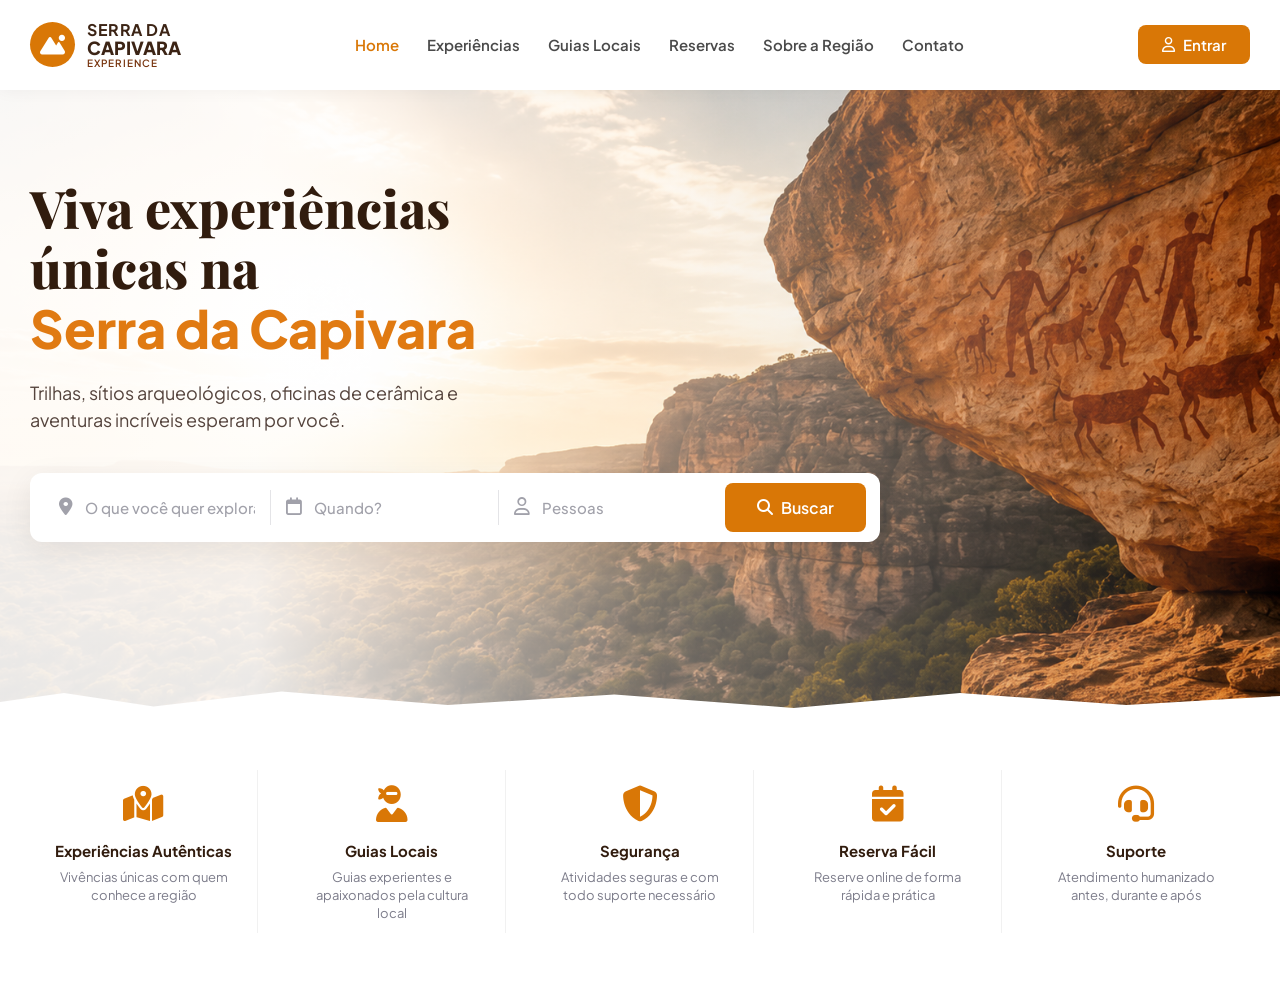
<file: src/index.html>
<!DOCTYPE html>
<html lang="pt-BR">

<head>
    <meta charset="UTF-8">
    <meta name="viewport" content="width=device-width, initial-scale=1.0">
    <title>Serra da Capivara Experience</title>
    <link rel="stylesheet" href="https://cdnjs.cloudflare.com/ajax/libs/font-awesome/6.4.0/css/all.min.css">
    <link rel="preconnect" href="https://fonts.googleapis.com">
    <link rel="preconnect" href="https://fonts.gstatic.com" crossorigin>
    <link
        href="https://fonts.googleapis.com/css2?family=Plus+Jakarta+Sans:wght@400;500;600;700&family=Playfair+Display:wght@700;800&display=swap"
        rel="stylesheet">
    <link rel="stylesheet" href="./assets/styles/style.css">
</head>

<body>

    <header class="header">
        <div class="header-container">
            <div class="logo">
                <div class="logo-icon">
                    <i class="fa-solid fa-mountain-sun"></i>
                </div>
                <div class="logo-text">
                    <span class="brand-title">SERRA DA</span>
                    <span class="brand-subtitle">CAPIVARA</span>
                    <span class="brand-tag">EXPERIENCE</span>
                </div>
            </div>

            <nav class="nav-menu">
                <ul class="menu">
                    <li><a href="#" class="menu-item active">Home</a></li>
                    <li><a href="#" class="menu-item">Experiências</a></li>
                    <li><a href="#" class="menu-item">Guias Locais</a></li>
                    <li><a href="#" class="menu-item">Reservas</a></li>
                    <li><a href="#" class="menu-item">Sobre a Região</a></li>
                    <li><a href="#" class="menu-item">Contato</a></li>
                </ul>
            </nav>

            <div class="button-container">
                <button class="btn-entrar"><i class="fa-regular fa-user"></i> Entrar</button>
            </div>
        </div>
    </header>

    <main class="hero">
        <div class="hero-container">
            <div class="hero-content">
                <h1>Viva experiências<br>únicas na<br><span class="highlight">Serra da Capivara</span></h1>
                <p>Trilhas, sítios arqueológicos, oficinas de cerâmica e aventuras incríveis esperam por você.</p>
            </div>

            <div class="search-bar">
                <div class="search-field">
                    <i class="fa-solid fa-location-dot"></i>
                    <input type="text" placeholder="O que você quer explorar?">
                </div>
                <div class="divider"></div>
                <div class="search-field">
                    <i class="fa-regular fa-calendar"></i>
                    <input type="text" placeholder="Quando?">
                </div>
                <div class="divider"></div>
                <div class="search-field">
                    <i class="fa-regular fa-user"></i>
                    <input type="text" placeholder="Pessoas">
                </div>
                <button class="btn-buscar">
                    <i class="fa-solid fa-magnifying-glass"></i> Buscar
                </button>
            </div>
        </div>

        <div class="hero-divider"></div>
    </main>

    <section class="features">
        <div class="features-container">
            <div class="feature-card">
                <div class="feature-icon"><i class="fa-solid fa-map-location-dot"></i></div>
                <h3>Experiências Autênticas</h3>
                <p>Vivências únicas com quem conhece a região</p>
            </div>
            <div class="feature-card">
                <div class="feature-icon"><i class="fa-solid fa-user-ninja"></i></div>
                <h3>Guias Locais</h3>
                <p>Guias experientes e apaixonados pela cultura local</p>
            </div>
            <div class="feature-card">
                <div class="feature-icon"><i class="fa-solid fa-shield-halved"></i></div>
                <h3>Segurança</h3>
                <p>Atividades seguras e com todo suporte necessário</p>
            </div>
            <div class="feature-card">
                <div class="feature-icon"><i class="fa-solid fa-calendar-check"></i></div>
                <h3>Reserva Fácil</h3>
                <p>Reserve online de forma rápida e prática</p>
            </div>
            <div class="feature-card">
                <div class="feature-icon"><i class="fa-solid fa-headset"></i></div>
                <h3>Suporte</h3>
                <p>Atendimento humanizado antes, durante e após</p>
            </div>
        </div>
    </section>

</body>

</html>
</file>
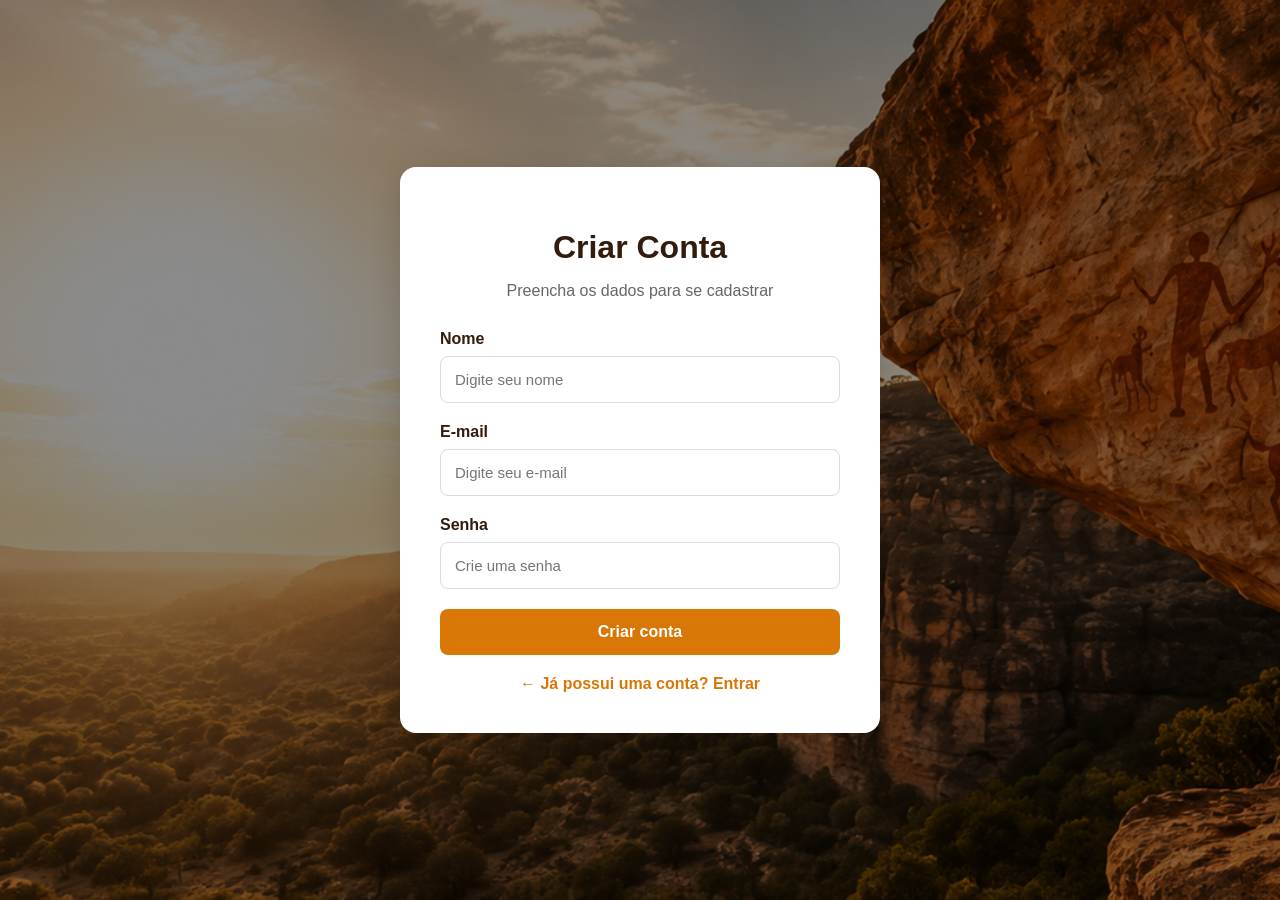
<file: src/cadastro.html>
<!DOCTYPE html>
<html lang="pt-BR">
<head>
    <meta charset="UTF-8">
    <meta name="viewport" content="width=device-width, initial-scale=1.0">
    <title>Criar Conta - Serra da Capivara Experience</title>
    <link rel="stylesheet" href="./assets/styles/login.css">
</head>
<body>

    <div class="login-container">
        <h1>Criar Conta</h1>
        <p>Preencha os dados para se cadastrar</p>

        <form>
            <div class="campo">
                <label for="nome">Nome</label>
                <input type="text" id="nome" placeholder="Digite seu nome" required>
            </div>

            <div class="campo">
                <label for="email">E-mail</label>
                <input type="email" id="email" placeholder="Digite seu e-mail" required>
            </div>

            <div class="campo">
                <label for="senha">Senha</label>
                <input type="password" id="senha" placeholder="Crie uma senha" required>
            </div>

            <a href="./home.html" class="btn-login"> Criar conta </a>
        </form>

        <a href="./login.html" class="voltar">
            ← Já possui uma conta? Entrar
        </a>
    </div>

</body>
</html>
</file>
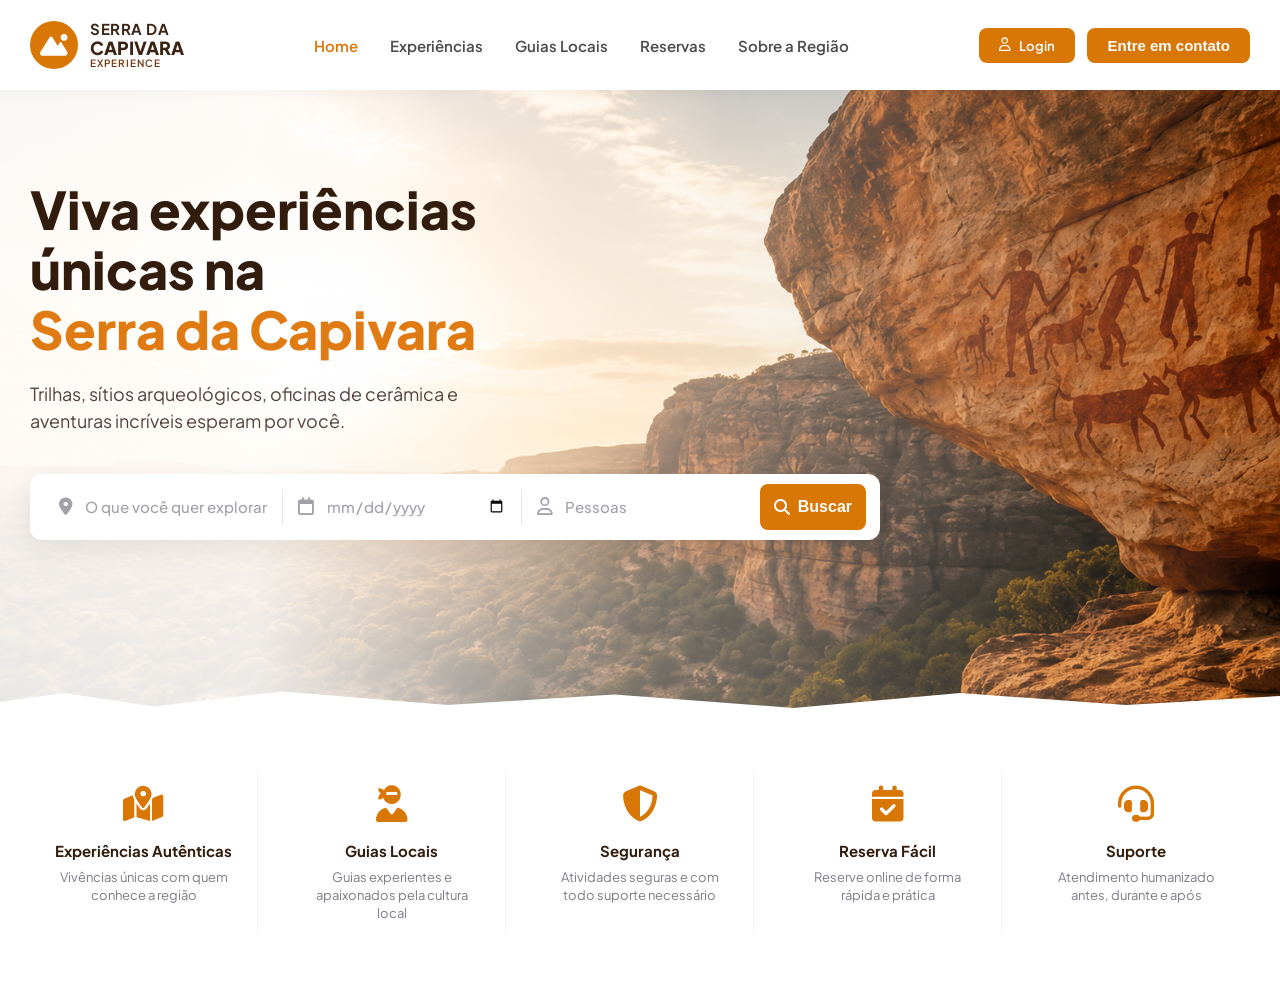
<file: src/home.html>
<!doctype html>
<html lang="pt-BR">
  <head>
    <meta charset="UTF-8" />
    <meta name="viewport" content="width=device-width, initial-scale=1.0" />
    <title>Serra da Capivara Experience</title>
    <link
      rel="stylesheet"
      href="https://cdnjs.cloudflare.com/ajax/libs/font-awesome/6.4.0/css/all.min.css"
    />
    <link rel="preconnect" href="https://fonts.googleapis.com" />
    <link rel="preconnect" href="https://fonts.gstatic.com" crossorigin />
    <link
      href="https://fonts.googleapis.com/css2?family=Plus+Jakarta+Sans:wght@400;500;600;700&family=Playfair+Display:wght@700;800&display=swap"
      rel="stylesheet"
    />
    <link rel="stylesheet" href="./assets/styles/home.css" />
    <link rel="stylesheet" href="./assets/styles/global.css" />
  </head>

  <body>
    <header class="header">
      <div class="header-container">
        <div class="logo">
          <div class="logo-icon">
            <i class="fa-solid fa-mountain-sun"></i>
          </div>
          <div class="logo-text">
            <span class="brand-title">SERRA DA</span>
            <span class="brand-subtitle">CAPIVARA</span>
            <span class="brand-tag">EXPERIENCE</span>
          </div>
        </div>

        <nav class="nav-menu">
          <ul class="menu">
            <li><a href="./home.html" class="menu-item active">Home</a></li>
            <li>
              <a href="./experiencias.html" class="menu-item">Experiências</a>
            </li>
            <li><a href="./guias.html" class="menu-item">Guias Locais</a></li>
            <li><a href="./reservas.html" class="menu-item">Reservas</a></li>
            <li><a href="./sobre.html" class="menu-item">Sobre a Região</a></li>
          </ul>
        </nav>

            <div class="button-container">

            <a href="./login.html" class="btn-login">
                <i class="fa-regular fa-user"></i> Login
            </a>

            <button id="btn-entrar" class="btn-entrar">
                Entre em contato
            </button>

        </div>
            <div id="modal-contato" class="modal-overlay">
                <div class="modal-content">
                    <span class="btn-fechar">&times;</span>
                    <h2>Entre em Contato</h2>
                    <p>Preencha os campos abaixo para falar conosco.</p>

            <form id="form-contato">
              <input type="text" placeholder="Seu Nome Completo" required />

              <input type="email" placeholder="Seu E-mail" required />

              <input type="tel" placeholder="Seu Telefone" />

              <input type="text" placeholder="Empresa (Opcional)" />

              <input type="text" placeholder="Cidade" />

              <select required>
                <option value="">Selecione o assunto</option>
                <option>Dúvidas</option>
                <option>Suporte</option>
                <option>Orçamento</option>
                <option>Parcerias</option>
                <option>Reclamações</option>
                <option>Outros</option>
              </select>

              <input type="text" placeholder="Assunto da Mensagem" required />

              <textarea
                placeholder="Descreva sua mensagem..."
                rows="5"
                maxlength="500"
                required
                style="resize: none"
              ></textarea>

              <label>
                <input type="checkbox" required />
                Concordo com os termos e política de privacidade.
              </label>

              <button type="submit" class="btn-buscar" style="width: 100%">
                Enviar Mensagem
              </button>
            </form>
          </div>
        </div>
      </div>
    </header>

    <main class="hero">
      <div class="hero-container">
        <div class="hero-content">
          <h1>
            Viva experiências<br />únicas na<br /><span class="highlight"
              >Serra da Capivara</span
            >
          </h1>
          <p>
            Trilhas, sítios arqueológicos, oficinas de cerâmica e aventuras
            incríveis esperam por você.
          </p>
        </div>

        <div class="search-bar">
          <div class="search-field">
            <i class="fa-solid fa-location-dot"></i>
            <input type="text" placeholder="O que você quer explorar?" />
          </div>
          <div class="divider"></div>
          <div class="search-field">
            <i class="fa-regular fa-calendar"></i>
            <input type="date" placeholder="Quando?" />
        </div>
          <div class="divider"></div>
          <div class="search-field">
            <i class="fa-regular fa-user"></i>
            <input type="text" placeholder="Pessoas" />
          </div>
          <button class="btn-buscar">
            <i class="fa-solid fa-magnifying-glass"></i> Buscar
          </button>
        </div>
      </div>

      <div class="hero-divider"></div>
    </main>
    <footer>
      <section class="features">
        <div class="features-container">
          <div class="feature-card">
            <div class="feature-icon">
              <i class="fa-solid fa-map-location-dot"></i>
            </div>
            <h3>Experiências Autênticas</h3>
            <p>Vivências únicas com quem conhece a região</p>
          </div>
          <div class="feature-card">
            <div class="feature-icon"><i class="fa-solid fa-user-ninja"></i></div>
            <h3>Guias Locais</h3>
            <p>Guias experientes e apaixonados pela cultura local</p>
          </div>
          <div class="feature-card">
            <div class="feature-icon">
              <i class="fa-solid fa-shield-halved"></i>
            </div>
            <h3>Segurança</h3>
            <p>Atividades seguras e com todo suporte necessário</p>
          </div>
          <div class="feature-card">
            <div class="feature-icon">
              <i class="fa-solid fa-calendar-check"></i>
            </div>
            <h3>Reserva Fácil</h3>
            <p>Reserve online de forma rápida e prática</p>
          </div>
          <div class="feature-card">
            <div class="feature-icon"><i class="fa-solid fa-headset"></i></div>
            <h3>Suporte</h3>
            <p>Atendimento humanizado antes, durante e após</p>
          </div>
        </div>
      </section>
    </footer>
    <script src="./script/open_modal.js" defer></script>
    <script src="./script/close_modal.js" defer></script>
    <script>
      document
        .getElementById("form-contato")
        .addEventListener("submit", function (e) {
          e.preventDefault();

          const nome = document.querySelector(
            'input[placeholder="Seu Nome Completo"]',
          ).value;
          const email = document.querySelector(
            'input[placeholder="Seu E-mail"]',
          ).value;
          const telefone = document.querySelector(
            'input[placeholder="Seu Telefone"]',
          ).value;
          const empresa = document.querySelector(
            'input[placeholder="Empresa (Opcional)"]',
          ).value;
          const cidade = document.querySelector(
            'input[placeholder="Cidade"]',
          ).value;
          const assunto = document.querySelector("select").value;
          const titulo = document.querySelector(
            'input[placeholder="Assunto da Mensagem"]',
          ).value;
          const mensagem = document.querySelector("textarea").value;

          const texto = `*Novo contato pelo site*%0A%0A
         👤 Nome: ${nome}%0A
         📧 E-mail: ${email}%0A
        📱 Telefone: ${telefone}%0A
        🏢 Empresa: ${empresa}%0A
        📍 Cidade: ${cidade}%0A
        📌 Categoria: ${assunto}%0A
        📝 Assunto: ${titulo}%0A%0A
        💬 Mensagem:%0A${mensagem}`;

          const numero = "5589981393081";

          window.open(`https://wa.me/${numero}?text=${texto}`, "_blank");
        });
    </script>
  </body>
</html>
</file>
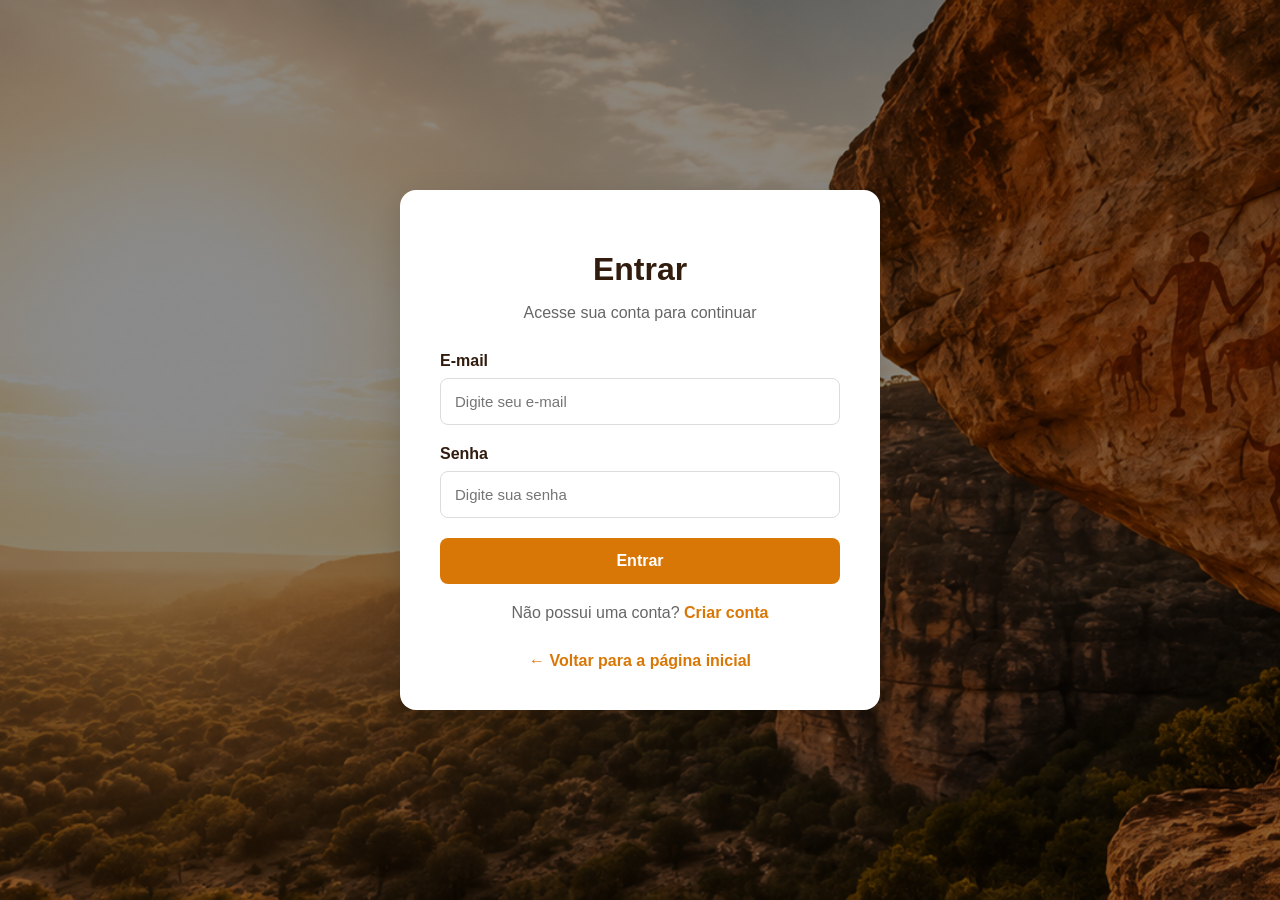
<file: src/login.html>
<!doctype html>
<html lang="pt-BR">
  <head>
    <meta charset="UTF-8" />
    <meta name="viewport" content="width=device-width, initial-scale=1.0" />
    <title>Login - Serra da Capivara Experience</title>
    <link rel="stylesheet" href="./assets/styles/login.css" />
  </head>
  <body>
    <div class="login-container">
      <h1>Entrar</h1>
      <p>Acesse sua conta para continuar</p>

      <form>
        <div class="campo">
          <label for="email">E-mail</label>
          <input
            type="email"
            id="email"
            placeholder="Digite seu e-mail"
            required
          />
        </div>

        <div class="campo">
          <label for="senha">Senha</label>
          <input
            type="password"
            id="senha"
            placeholder="Digite sua senha"
            required
          />
        </div>
        <a href="./home.html" class="btn-login"> Entrar </a>
      </form>

      <p class="cadastro">
        Não possui uma conta?
        <a href="./cadastro.html">Criar conta</a>
      </p>

      <a href="./home.html" class="voltar"> ← Voltar para a página inicial </a>
    </div>
  </body>
</html>
</file>
<file: src/assets/styles/style.css>
* {
    margin: 0;
    padding: 0;
    box-sizing: border-box;
    font-family: 'Plus Jakarta Sans', sans-serif;
}

body {
    background-color: #ffffff;
    color: #333333;
    overflow-x: hidden;
}

.header {
    background-color: #ffffff;
    width: 100%;
    min-height: 90px;
    box-shadow: 0 2px 15px rgba(0, 0, 0, 0.04);
    position: relative;
    z-index: 1000;
    display: flex;
    align-items: center;
}

.header-container {
    width: 100%;
    max-width: 1400px;
    margin: 0 auto;
    padding: 10px 30px;
    display: flex;
    justify-content: space-between;
    align-items: center;
}

.logo {
    display: flex;
    align-items: center;
    gap: 12px;
    cursor: pointer;
}

.logo-icon {
    background-color: #d97706;
    color: #ffffff;
    width: 45px;
    height: 45px;
    border-radius: 50%;
    display: flex;
    justify-content: center;
    align-items: center;
    font-size: 20px;
}

.logo-text {
    display: flex;
    flex-direction: column;
    line-height: 1.1;
}

.brand-title {
    font-weight: 700;
    font-size: 16px;
    color: #3c2415;
    letter-spacing: 0.5px;
}

.brand-subtitle {
    font-weight: 800;
    font-size: 18px;
    color: #3c2415;
}

.brand-tag {
    font-size: 10px;
    font-weight: 600;
    color: #78350f;
    letter-spacing: 1px;
}

.menu {
    display: flex;
    gap: 28px;
    list-style: none;
}

.menu-item {
    text-decoration: none;
    font-size: 15px;
    font-weight: 600;
    color: #4a4a4a;
    transition: color 0.2s ease;
}

.menu-item:hover,
.menu-item.active {
    color: #d97706;
}

.btn-entrar {
    background-color: #d97706;
    color: #ffffff;
    padding: 10px 24px;
    border: none;
    border-radius: 8px;
    font-size: 15px;
    font-weight: 600;
    cursor: pointer;
    display: flex;
    align-items: center;
    gap: 8px;
    transition: background-color 0.2s;
}

.btn-entrar:hover {
    background-color: #b45309;
}

.hero {
    position: relative;
    background: linear-gradient(to right, rgba(255, 255, 255, 0.9) 20%, rgba(255, 255, 255, 0.4) 50%, rgba(0, 0, 0, 0.1)),
        url('../images/background-xp-capivara.png') no-repeat center center/cover;
    min-height: 620px;
    display: flex;
    align-items: center;
    padding-bottom: 80px;
}

.hero-container {
    width: 100%;
    max-width: 1400px;
    margin: 0 auto;
    padding: 0 30px;
    display: flex;
    flex-direction: column;
    justify-content: center;
}

.hero-content h1 {
    font-family: 'Playfair Display', Georgia, serif;
    font-size: 52px;
    font-weight: 800;
    color: #311c0e;
    line-height: 1.15;
    margin-bottom: 20px;
}

.hero-content .highlight {
    color: #e07a12;
}

.hero-content p {
    font-size: 18px;
    color: #55443d;
    max-width: 500px;
    line-height: 1.5;
    margin-bottom: 40px;
}

.search-bar {
    background-color: #ffffff;
    display: flex;
    align-items: center;
    padding: 10px 14px;
    border-radius: 12px;
    box-shadow: 0 8px 30px rgba(0, 0, 0, 0.08);
    max-width: 850px;
    width: 100%;
}

.search-field {
    display: flex;
    align-items: center;
    gap: 12px;
    padding: 0 15px;
    flex: 1;
}

.search-field i {
    color: #a1a1aa;
    font-size: 18px;
}

.search-field input {
    border: none;
    outline: none;
    width: 100%;
    font-size: 15px;
    color: #333;
    font-weight: 500;
}

.search-field input::placeholder {
    color: #a1a1aa;
}

.divider {
    width: 1px;
    height: 35px;
    background-color: #e4e4e7;
}

.btn-buscar {
    background-color: #d97706;
    color: #ffffff;
    border: none;
    padding: 14px 32px;
    border-radius: 8px;
    font-size: 16px;
    font-weight: 600;
    cursor: pointer;
    display: flex;
    align-items: center;
    gap: 8px;
    transition: background-color 0.2s;
}

.btn-buscar:hover {
    background-color: #b45309;
}

.hero-divider {
    position: absolute;
    bottom: -1px;
    left: 0;
    width: 100%;
    height: 30px;
    background-color: #ffffff;
    clip-path: polygon(0% 70%, 5% 40%, 12% 85%, 22% 35%, 35% 80%, 48% 45%, 62% 90%, 75% 40%, 88% 80%, 100% 50%, 100% 100%, 0% 100%);
}

.features {
    background-color: #ffffff;
    padding: 60px 0;
}

.features-container {
    width: 100%;
    max-width: 1400px;
    margin: 0 auto;
    padding: 0 30px;
    display: grid;
    grid-template-columns: repeat(5, 1fr);
    gap: 20px;
}

.feature-card {
    text-align: center;
    padding: 10px;
    display: flex;
    flex-direction: column;
    align-items: center;
}

.feature-card:not(:last-child) {
    border-right: 1px solid #f1f1f1;
}

.feature-icon {
    color: #d97706;
    font-size: 36px;
    margin-bottom: 16px;
}

.feature-card h3 {
    font-size: 15px;
    font-weight: 700;
    color: #311c0e;
    margin-bottom: 8px;
}

.feature-card p {
    font-size: 13px;
    color: #7c7c8a;
    line-height: 1.4;
    max-width: 180px;
}

@media (max-width: 1024px) {
    .features-container {
        grid-template-columns: repeat(3, 1fr);
        gap: 30px;
    }

    .feature-card:not(:last-child) {
        border-right: none;
    }
}

@media (max-width: 768px) {
    .header-container {
        flex-direction: column;
        gap: 15px;
    }

    .menu {
        gap: 15px;
        flex-wrap: wrap;
        justify-content: center;
    }

    .hero {
        min-height: auto;
        padding: 60px 0 100px 0;
    }

    .hero-content h1 {
        font-size: 36px;
    }

    .search-bar {
        flex-direction: column;
        gap: 15px;
        padding: 20px;
    }

    .divider {
        display: none;
    }

    .search-field {
        width: 100%;
        padding: 10px 0;
        border-bottom: 1px solid #e4e4e7;
    }

    .btn-buscar {
        width: 100%;
        justify-content: center;
    }

    .features-container {
        grid-template-columns: 1fr;
    }
}
</file>
<file: src/assets/styles/login.css>
body {
    min-height: 100vh;
    margin: 0;
    display: flex;
    justify-content: center;
    align-items: center;
    background: linear-gradient(
            rgba(0, 0, 0, 0.45),
            rgba(0, 0, 0, 0.45)
        ),
        url('../images/background-xp-capivara.png')
        no-repeat center center/cover;
    font-family: Arial, sans-serif;
}

.login-container {
    width: 100%;
    max-width: 400px;
    background-color: #ffffff;
    padding: 40px;
    border-radius: 16px;
    box-shadow: 0 10px 30px rgba(0, 0, 0, 0.15);
}

.login-container h1 {
    text-align: center;
    color: #311c0e;
    margin-bottom: 10px;
}

.login-container p {
    text-align: center;
    color: #666;
    margin-bottom: 30px;
}

.campo {
    margin-bottom: 20px;
}

.campo label {
    display: block;
    margin-bottom: 8px;
    font-weight: 600;
    color: #311c0e;
}

.campo input {
    width: 100%;
    padding: 14px;
    border: 1px solid #dcdcdc;
    border-radius: 8px;
    font-size: 15px;
    box-sizing: border-box;
}

.campo input:focus {
    outline: none;
    border-color: #d97706;
}

.btn-login {
    display: flex;
    justify-content: center;
    align-items: center;
    width: 100%;
    padding: 14px;
    background-color: #d97706;
    color: #ffffff;
    border-radius: 8px;
    font-size: 16px;
    font-weight: bold;
    text-decoration: none;
    box-sizing: border-box;
}

.btn-login:hover {
    background-color: #b45309;
}

.voltar {
    display: block;
    text-align: center;
    margin-top: 20px;
    color: #d97706;
    text-decoration: none;
    font-weight: 600;
}
.cadastro {
    text-align: center;
    margin-top: 20px;
    color: #666;
}

.cadastro a {
    color: #d97706;
    text-decoration: none;
    font-weight: 600;
}

.cadastro a:hover {
    text-decoration: underline;
}
</file>
<file: src/assets/styles/home.css>
body {
    background-color: #ffffff;
    color: #333333;
    overflow-x: hidden;
}

.header {
    background-color: #ffffff;
    width: 100%;
    min-height: 90px;
    box-shadow: 0 2px 15px rgba(0, 0, 0, 0.04);
    position: relative;
    z-index: 1000;
    display: flex;
    align-items: center;
}

.header-container {
    width: 100%;
    max-width: 1400px;
    margin: 0 auto;
    padding: 10px 30px;
    display: flex;
    justify-content: space-between;
    align-items: center;
}

.logo {
    display: flex;
    align-items: center;
    gap: 12px;
    cursor: pointer;
}

.logo-icon {
    background-color: #d97706;
    color: #ffffff;
    width: 45px;
    height: 45px;
    border-radius: 50%;
    display: flex;
    justify-content: center;
    align-items: center;
    font-size: 20px;
}

.logo-text {
    display: flex;
    flex-direction: column;
    line-height: 1.1;
}

.brand-title {
    font-weight: 700;
    font-size: 16px;
    color: #3c2415;
    letter-spacing: 0.5px;
}

.brand-subtitle {
    font-weight: 800;
    font-size: 18px;
    color: #3c2415;
}

.brand-tag {
    font-size: 10px;
    font-weight: 600;
    color: #78350f;
    letter-spacing: 1px;
}

.menu {
    display: flex;
    gap: 28px;
    list-style: none;
}

.menu-item {
    text-decoration: none;
    font-size: 15px;
    font-weight: 600;
    color: #4a4a4a;
    transition: color 0.2s ease;
}

.menu-item:hover,
.menu-item.active {
    color: #d97706;
}

.hero {
    position: relative;
    background: linear-gradient(to right, rgba(255, 255, 255, 0.9) 20%, rgba(255, 255, 255, 0.4) 50%, rgba(0, 0, 0, 0.1)),
        url('../images/background-xp-capivara.png') no-repeat center center/cover;
    min-height: 620px;
    display: flex;
    align-items: center;
    padding-bottom: 80px;
}

.hero-container {
    width: 100%;
    max-width: 1400px;
    margin: 0 auto;
    padding: 0 30px;
    display: flex;
    flex-direction: column;
    justify-content: center;
}

.hero-content h1 {
    font-size: 52px;
    font-weight: 800;
    color: #311c0e;
    line-height: 1.15;
    margin-bottom: 20px;
}

.hero-content .highlight {
    color: #e07a12;
}

.hero-content p {
    font-size: 18px;
    color: #55443d;
    max-width: 500px;
    line-height: 1.5;
    margin-bottom: 40px;
}

.search-bar {
    background-color: #ffffff;
    display: flex;
    align-items: center;
    padding: 10px 14px;
    border-radius: 12px;
    box-shadow: 0 8px 30px rgba(0, 0, 0, 0.08);
    max-width: 850px;
    width: 100%;
}

.search-field {
    display: flex;
    align-items: center;
    gap: 12px;
    padding: 0 15px;
    flex: 1;
}

.search-field i {
    color: #a1a1aa;
    font-size: 18px;
}

.search-field input {
    border: none;
    outline: none;
    width: 100%;
    font-size: 15px;
    color: #a1a1aa;
    font-weight: 500;
    font-family: 'Plus Jakarta Sans', sans-serif;
}

.search-field input::placeholder {
    color: #a1a1aa;
}

.divider {
    width: 1px;
    height: 35px;
    background-color: #e4e4e7;
}

.btn-buscar {
    background-color: #d97706;
    color: #ffffff;
    border: none;
    padding: 14px 32px;
    border-radius: 8px;
    font-size: 16px;
    font-weight: 600;
    cursor: pointer;
    display: flex;
    align-items: center;
    gap: 8px;
    transition: background-color 0.2s;
}

.btn-buscar:hover {
    background-color: #b45309;
}

.hero-divider {
    position: absolute;
    bottom: -1px;
    left: 0;
    width: 100%;
    height: 30px;
    background-color: #ffffff;
    clip-path: polygon(0% 70%, 5% 40%, 12% 85%, 22% 35%, 35% 80%, 48% 45%, 62% 90%, 75% 40%, 88% 80%, 100% 50%, 100% 100%, 0% 100%);
}

.features {
    background-color: #ffffff;
    padding: 60px 0;
}

.features-container {
    width: 100%;
    max-width: 1400px;
    margin: 0 auto;
    padding: 0 30px;
    display: grid;
    grid-template-columns: repeat(5, 1fr);
    gap: 20px;
}

.feature-card {
    text-align: center;
    padding: 10px;
    display: flex;
    flex-direction: column;
    align-items: center;
}

.feature-card:not(:last-child) {
    border-right: 1px solid #f1f1f1;
}

.feature-icon {
    color: #d97706;
    font-size: 36px;
    margin-bottom: 16px;
}

.feature-card h3 {
    font-size: 15px;
    font-weight: 700;
    color: #311c0e;
    margin-bottom: 8px;
}

.feature-card p {
    font-size: 13px;
    color: #7c7c8a;
    line-height: 1.4;
    max-width: 180px;
}

@media (max-width: 1024px) {
    .features-container {
        grid-template-columns: repeat(3, 1fr);
        gap: 30px;
    }

    .feature-card:not(:last-child) {
        border-right: none;
    }
}

@media (max-width: 768px) {
    .header-container {
        flex-direction: column;
        gap: 15px;
    }

    .menu {
        gap: 15px;
        flex-wrap: wrap;
        justify-content: center;
    }

    .hero {
        min-height: auto;
        padding: 60px 0 100px 0;
    }

    .hero-content h1 {
        font-size: 36px;
    }

    .search-bar {
        flex-direction: column;
        gap: 15px;
        padding: 20px;
    }

    .divider {
        display: none;
    }

    .search-field {
        width: 100%;
        padding: 10px 0;
        border-bottom: 1px solid #e4e4e7;
    }

    .btn-buscar {
        width: 100%;
        justify-content: center;
    }

    .features-container {
        grid-template-columns: 1fr;
    }
}
</file>
<file: src/assets/styles/global.css>
* {
    margin: 0;
    padding: 0;
    box-sizing: border-box;
}

body {
    font-family: 'Plus Jakarta Sans', sans-serif;
    background-color: #fafafa;
}

.header {
    width: 100%;
    min-height: 90px;
    background: #fff;
    box-shadow: 0 2px 15px rgba(0, 0, 0, 0.04);
    position: sticky;
    top: 0;
    z-index: 1000;
}

.header-container {
    max-width: 1400px;
    width: 100%;
    margin: 0 auto;
    padding: 15px 30px;
    display: flex;
    align-items: center;
    justify-content: space-between;
}

.logo {
    display: flex;
    align-items: center;
    gap: 12px;
}

.logo-icon {
    width: 48px;
    height: 48px;
    border-radius: 50%;
    background: #d97706;
    color: #fff;
    display: flex;
    justify-content: center;
    align-items: center;
    font-size: 22px;
}

.logo-text {
    display: flex;
    flex-direction: column;
}

.brand-title {
    font-size: 15px;
    font-weight: 700;
    color: #3c2415;
}

.brand-subtitle {
    font-size: 18px;
    font-weight: 800;
    color: #3c2415;
}

.brand-tag {
    font-size: 10px;
    font-weight: 600;
    color: #78350f;
    letter-spacing: 1px;
}

.menu {
    display: flex;
    align-items: center;
    gap: 32px;
    list-style: none;
}

.menu-item {
    text-decoration: none;
    color: #4a4a4a;
    font-size: 15px;
    font-weight: 600;
    transition: .3s;
}

.menu-item:hover,
.menu-item.active {
    color: #d97706;
}

.btn-entrar {
    background-color: #d97706;
    color: #ffffff;
    border: none;
    padding: 9px 20px;
    border-radius: 8px;
    font-size: 15px;
    font-weight: 600;
    cursor: pointer;
    display: flex;
    align-items: center;
    gap: 8px;
    text-decoration: none;
    transition: background-color 0.2s;
    width: 100%;
    max-width: 250px;
}

.btn-entrar:hover {
    background: #b45309;
}

.btn-login {
    background-color: #d97706;
    color: #ffffff;
    border: none;
    padding: 9px 20px;
    border-radius: 8px;
    font-size: 13.2px;
    font-weight: 600;
    cursor: pointer;
    display: flex;
    align-items: center;
    gap: 8px;
    text-decoration: none;
    transition: background-color 0.2s;
}

.btn-login:hover {
    background-color: #b45309;
}

.button-container {
    display: flex;
    flex-direction: row;
    align-items: center;
    gap: 12px;
}

.modal-overlay {
    position: fixed;
    top: 0;
    left: 0;
    width: 100%;
    height: 100%;
    background-color: rgba(0, 0, 0, 0.5);
    background: rgba(0, 0, 0, 0.6);
    backdrop-filter: blur(4px);
    display: flex;
    justify-content: center;
    align-items: center;
    z-index: 2000;
    opacity: 0;
    pointer-events: none;
    transition: opacity 0.3s ease;
}

.modal-overlay.active {
    opacity: 1;
    pointer-events: auto;
}

.modal-content {
    background: #fff;
    padding: 30px;
    border-radius: 16px;
    width: 90%;
    max-width: 650px;
    max-height: 90vh;
    overflow-y: auto;
    position: relative;
    box-shadow: 0 15px 40px rgba(0, 0, 0, 0.2);
    transform: translateY(-20px);
    transition: all 0.3s ease;
}

.modal-overlay.active .modal-content {
    transform: translateY(0);
}

.modal-content::-webkit-scrollbar {
    width: 8px;
}

.modal-content::-webkit-scrollbar-thumb {
    background: #d97706;
    border-radius: 10px;
}

.btn-fechar {
    position: absolute;
    top: 15px;
    right: 20px;
    font-size: 30px;
    font-weight: bold;
    color: #a1a1aa;
    cursor: pointer;
    transition: 0.3s;
}

.btn-fechar:hover {
    color: #d97706;
    transform: rotate(90deg);
}

.modal-content h2 {
    margin-bottom: 10px;
    color: #18181b;
}

.modal-content p {
    color: #71717a;
    margin-bottom: 20px;
}

.modal-content form {
    display: grid;
    grid-template-columns: 1fr 1fr;
    gap: 15px;
}

.modal-content textarea,
.modal-content button,
.modal-content select,
.modal-content .full-width,
.modal-content label {
    grid-column: span 2;
}

.modal-content input,
.modal-content select,
.modal-content textarea {
    width: 100%;
    padding: 12px 14px;
    border: 1px solid #e4e4e7;
    border-radius: 8px;
    font-size: 14px;
    transition: 0.3s;
    outline: none;
    box-sizing: border-box;
}

.modal-content input:focus,
.modal-content select:focus,
.modal-content textarea:focus {
    border-color: #d97706;
    box-shadow: 0 0 0 4px rgba(217, 119, 6, 0.15);
}

.modal-content textarea {
    min-height: 120px;
    resize: vertical;
}

.modal-content input[type="file"] {
    padding: 10px;
    cursor: pointer;
}

.modal-content label {
    font-size: 14px;
    color: #52525b;
}

.modal-content input[type="checkbox"] {
    width: auto;
    margin-right: 8px;
}

.btn-buscar {
    background: #d97706;
    color: white;
    border: none;
    padding: 14px;
    border-radius: 8px;
    cursor: pointer;
    font-weight: 600;
    transition: 0.3s;
}

.btn-buscar:hover {
    background: #b45309;
    transform: translateY(-2px);
}

@media (max-width: 768px) {
    .modal-content form {
        grid-template-columns: 1fr;
    }

    .modal-content textarea,
    .modal-content button,
    .modal-content select,
    .modal-content .full-width,
    .modal-content label {
        grid-column: span 1;
    }
}

@media (max-width: 1024px) {
    .features-container {
        grid-template-columns: repeat(3, 1fr);
        gap: 30px;
    }

    .feature-card:not(:last-child) {
        border-right: none;
    }
}

@media (max-width: 768px) {
    .header-container {
        flex-direction: column;
        gap: 20px;
        padding: 20px;
    }

    .menu {
        flex-wrap: wrap;
        justify-content: center;
        gap: 16px;
    }

    .hero-content h1 {
        font-size: 32px;
        text-align: center;
    }

    .features-container {
        grid-template-columns: 1fr;
    }
}
</file>
